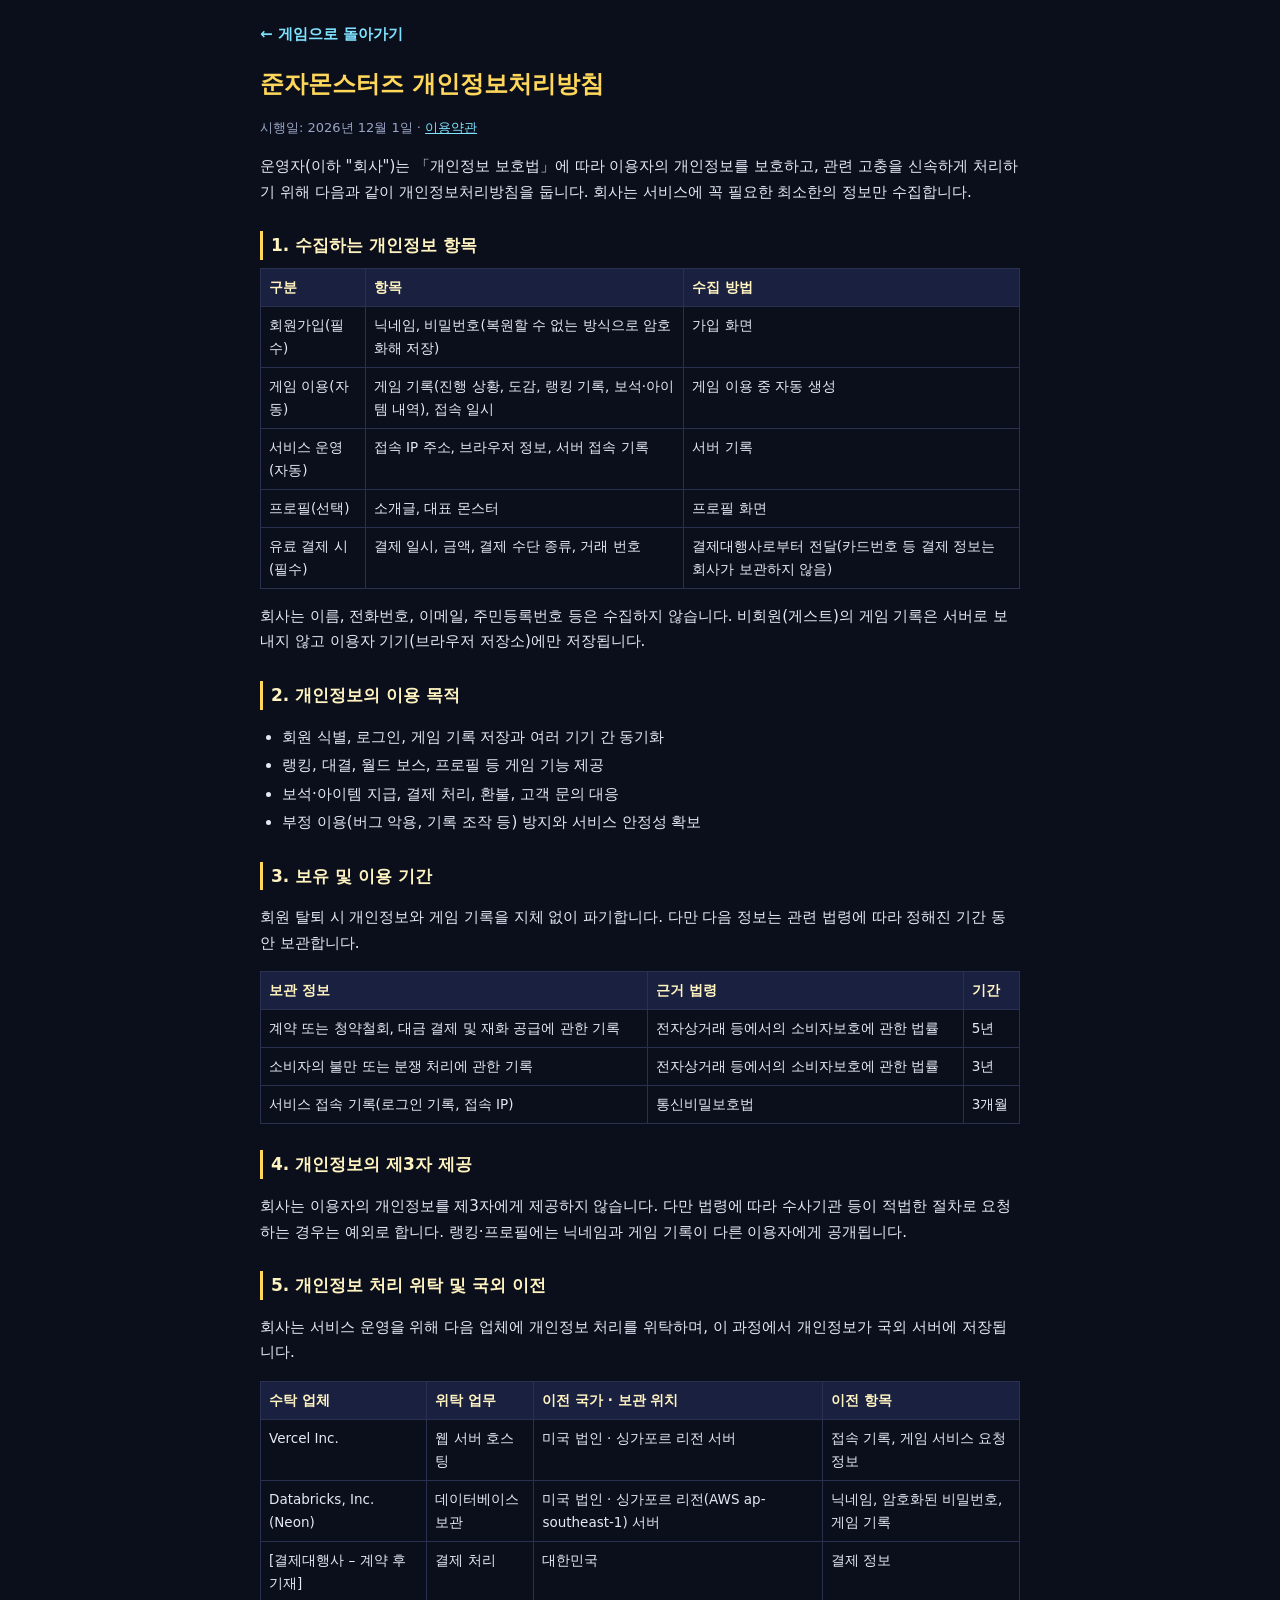
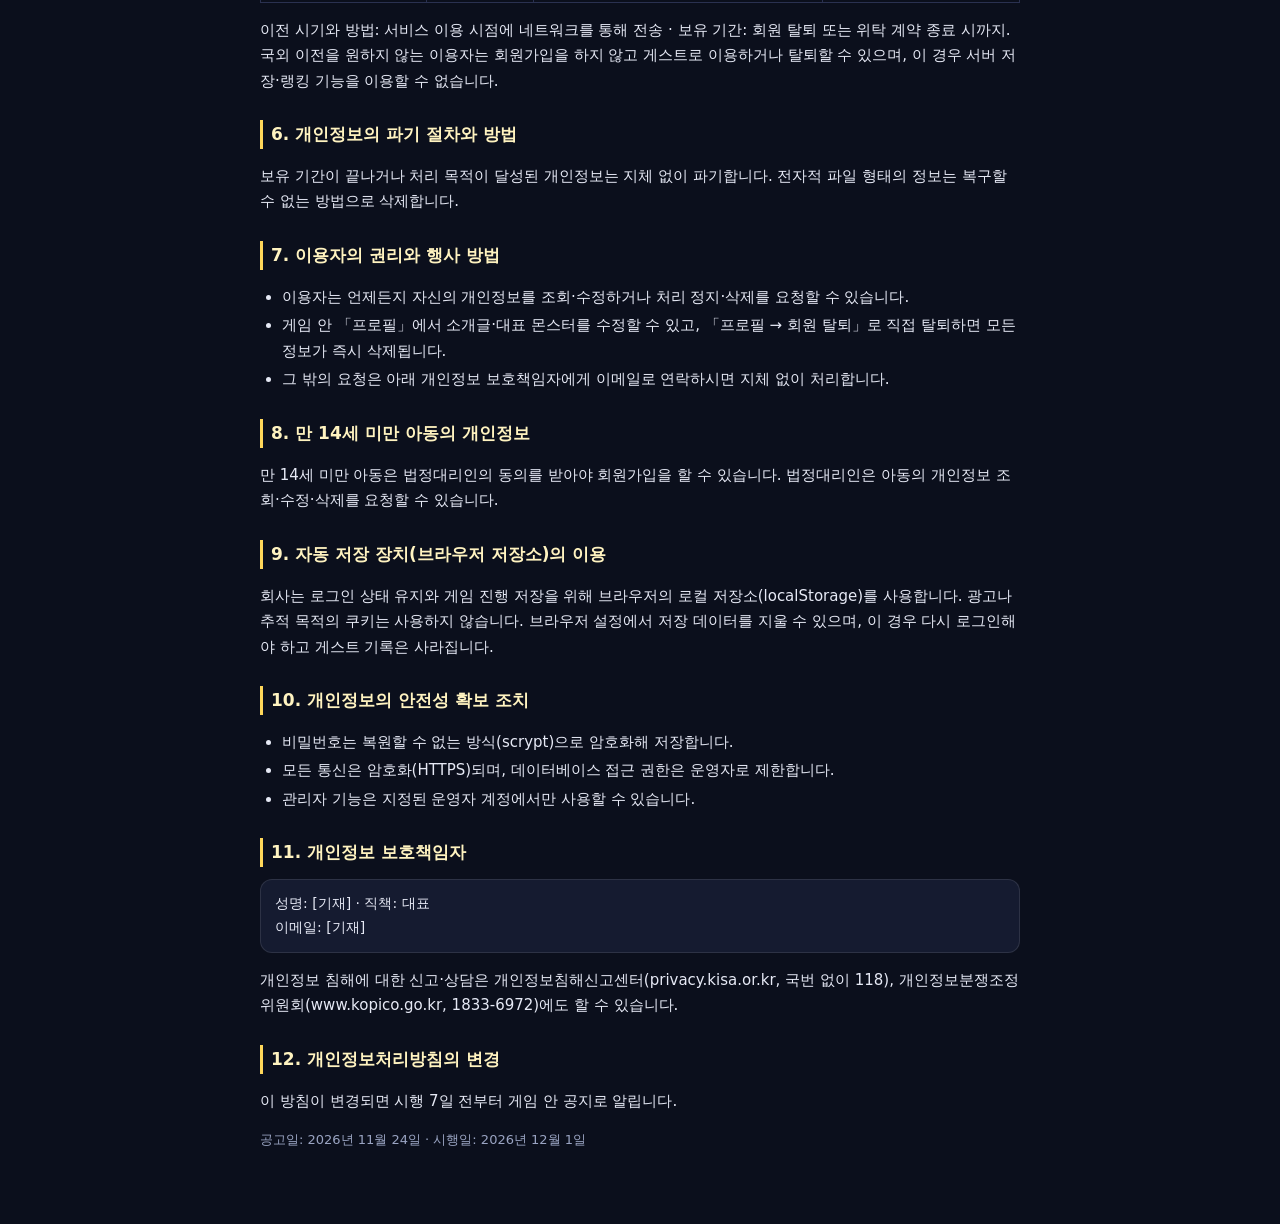
<file: privacy.html>
<!DOCTYPE html>
<html lang="ko">
<head>
<meta charset="utf-8">
<meta name="viewport" content="width=device-width,initial-scale=1">
<title>개인정보처리방침 · 준자몬스터즈</title>
<link rel="stylesheet" href="/legal.css">
</head>
<body>
<main>
<a class="back" href="/">← 게임으로 돌아가기</a>
<h1>준자몬스터즈 개인정보처리방침</h1>
<p class="meta">시행일: 2026년 12월 1일 · <a href="/terms">이용약관</a></p>

<p>운영자(이하 "회사")는 「개인정보 보호법」에 따라 이용자의 개인정보를 보호하고, 관련 고충을 신속하게 처리하기 위해 다음과 같이 개인정보처리방침을 둡니다. 회사는 서비스에 꼭 필요한 최소한의 정보만 수집합니다.</p>

<h2>1. 수집하는 개인정보 항목</h2>
<table>
<tr><th>구분</th><th>항목</th><th>수집 방법</th></tr>
<tr><td>회원가입(필수)</td><td>닉네임, 비밀번호(복원할 수 없는 방식으로 암호화해 저장)</td><td>가입 화면</td></tr>
<tr><td>게임 이용(자동)</td><td>게임 기록(진행 상황, 도감, 랭킹 기록, 보석·아이템 내역), 접속 일시</td><td>게임 이용 중 자동 생성</td></tr>
<tr><td>서비스 운영(자동)</td><td>접속 IP 주소, 브라우저 정보, 서버 접속 기록</td><td>서버 기록</td></tr>
<tr><td>프로필(선택)</td><td>소개글, 대표 몬스터</td><td>프로필 화면</td></tr>
<tr><td>유료 결제 시(필수)</td><td>결제 일시, 금액, 결제 수단 종류, 거래 번호</td><td>결제대행사로부터 전달(카드번호 등 결제 정보는 회사가 보관하지 않음)</td></tr>
</table>
<p>회사는 이름, 전화번호, 이메일, 주민등록번호 등은 수집하지 않습니다. 비회원(게스트)의 게임 기록은 서버로 보내지 않고 이용자 기기(브라우저 저장소)에만 저장됩니다.</p>

<h2>2. 개인정보의 이용 목적</h2>
<ul>
<li>회원 식별, 로그인, 게임 기록 저장과 여러 기기 간 동기화</li>
<li>랭킹, 대결, 월드 보스, 프로필 등 게임 기능 제공</li>
<li>보석·아이템 지급, 결제 처리, 환불, 고객 문의 대응</li>
<li>부정 이용(버그 악용, 기록 조작 등) 방지와 서비스 안정성 확보</li>
</ul>

<h2>3. 보유 및 이용 기간</h2>
<p>회원 탈퇴 시 개인정보와 게임 기록을 지체 없이 파기합니다. 다만 다음 정보는 관련 법령에 따라 정해진 기간 동안 보관합니다.</p>
<table>
<tr><th>보관 정보</th><th>근거 법령</th><th>기간</th></tr>
<tr><td>계약 또는 청약철회, 대금 결제 및 재화 공급에 관한 기록</td><td>전자상거래 등에서의 소비자보호에 관한 법률</td><td>5년</td></tr>
<tr><td>소비자의 불만 또는 분쟁 처리에 관한 기록</td><td>전자상거래 등에서의 소비자보호에 관한 법률</td><td>3년</td></tr>
<tr><td>서비스 접속 기록(로그인 기록, 접속 IP)</td><td>통신비밀보호법</td><td>3개월</td></tr>
</table>

<h2>4. 개인정보의 제3자 제공</h2>
<p>회사는 이용자의 개인정보를 제3자에게 제공하지 않습니다. 다만 법령에 따라 수사기관 등이 적법한 절차로 요청하는 경우는 예외로 합니다. 랭킹·프로필에는 닉네임과 게임 기록이 다른 이용자에게 공개됩니다.</p>

<h2>5. 개인정보 처리 위탁 및 국외 이전</h2>
<p>회사는 서비스 운영을 위해 다음 업체에 개인정보 처리를 위탁하며, 이 과정에서 개인정보가 국외 서버에 저장됩니다.</p>
<table>
<tr><th>수탁 업체</th><th>위탁 업무</th><th>이전 국가 · 보관 위치</th><th>이전 항목</th></tr>
<tr><td>Vercel Inc.</td><td>웹 서버 호스팅</td><td>미국 법인 · 싱가포르 리전 서버</td><td>접속 기록, 게임 서비스 요청 정보</td></tr>
<tr><td>Databricks, Inc. (Neon)</td><td>데이터베이스 보관</td><td>미국 법인 · 싱가포르 리전(AWS ap-southeast-1) 서버</td><td>닉네임, 암호화된 비밀번호, 게임 기록</td></tr>
<tr><td>[결제대행사 – 계약 후 기재]</td><td>결제 처리</td><td>대한민국</td><td>결제 정보</td></tr>
</table>
<p>이전 시기와 방법: 서비스 이용 시점에 네트워크를 통해 전송 · 보유 기간: 회원 탈퇴 또는 위탁 계약 종료 시까지. 국외 이전을 원하지 않는 이용자는 회원가입을 하지 않고 게스트로 이용하거나 탈퇴할 수 있으며, 이 경우 서버 저장·랭킹 기능을 이용할 수 없습니다.</p>

<h2>6. 개인정보의 파기 절차와 방법</h2>
<p>보유 기간이 끝나거나 처리 목적이 달성된 개인정보는 지체 없이 파기합니다. 전자적 파일 형태의 정보는 복구할 수 없는 방법으로 삭제합니다.</p>

<h2>7. 이용자의 권리와 행사 방법</h2>
<ul>
<li>이용자는 언제든지 자신의 개인정보를 조회·수정하거나 처리 정지·삭제를 요청할 수 있습니다.</li>
<li>게임 안 「프로필」에서 소개글·대표 몬스터를 수정할 수 있고, 「프로필 → 회원 탈퇴」로 직접 탈퇴하면 모든 정보가 즉시 삭제됩니다.</li>
<li>그 밖의 요청은 아래 개인정보 보호책임자에게 이메일로 연락하시면 지체 없이 처리합니다.</li>
</ul>

<h2>8. 만 14세 미만 아동의 개인정보</h2>
<p>만 14세 미만 아동은 법정대리인의 동의를 받아야 회원가입을 할 수 있습니다. 법정대리인은 아동의 개인정보 조회·수정·삭제를 요청할 수 있습니다.</p>

<h2>9. 자동 저장 장치(브라우저 저장소)의 이용</h2>
<p>회사는 로그인 상태 유지와 게임 진행 저장을 위해 브라우저의 로컬 저장소(localStorage)를 사용합니다. 광고나 추적 목적의 쿠키는 사용하지 않습니다. 브라우저 설정에서 저장 데이터를 지울 수 있으며, 이 경우 다시 로그인해야 하고 게스트 기록은 사라집니다.</p>

<h2>10. 개인정보의 안전성 확보 조치</h2>
<ul>
<li>비밀번호는 복원할 수 없는 방식(scrypt)으로 암호화해 저장합니다.</li>
<li>모든 통신은 암호화(HTTPS)되며, 데이터베이스 접근 권한은 운영자로 제한합니다.</li>
<li>관리자 기능은 지정된 운영자 계정에서만 사용할 수 있습니다.</li>
</ul>

<h2>11. 개인정보 보호책임자</h2>
<div class="box">
성명: [기재] · 직책: 대표<br>
이메일: [기재]
</div>
<p>개인정보 침해에 대한 신고·상담은 개인정보침해신고센터(privacy.kisa.or.kr, 국번 없이 118), 개인정보분쟁조정위원회(www.kopico.go.kr, 1833-6972)에도 할 수 있습니다.</p>

<h2>12. 개인정보처리방침의 변경</h2>
<p>이 방침이 변경되면 시행 7일 전부터 게임 안 공지로 알립니다.</p>
<p class="meta">공고일: 2026년 11월 24일 · 시행일: 2026년 12월 1일</p>
</main>
</body>
</html>
</file>
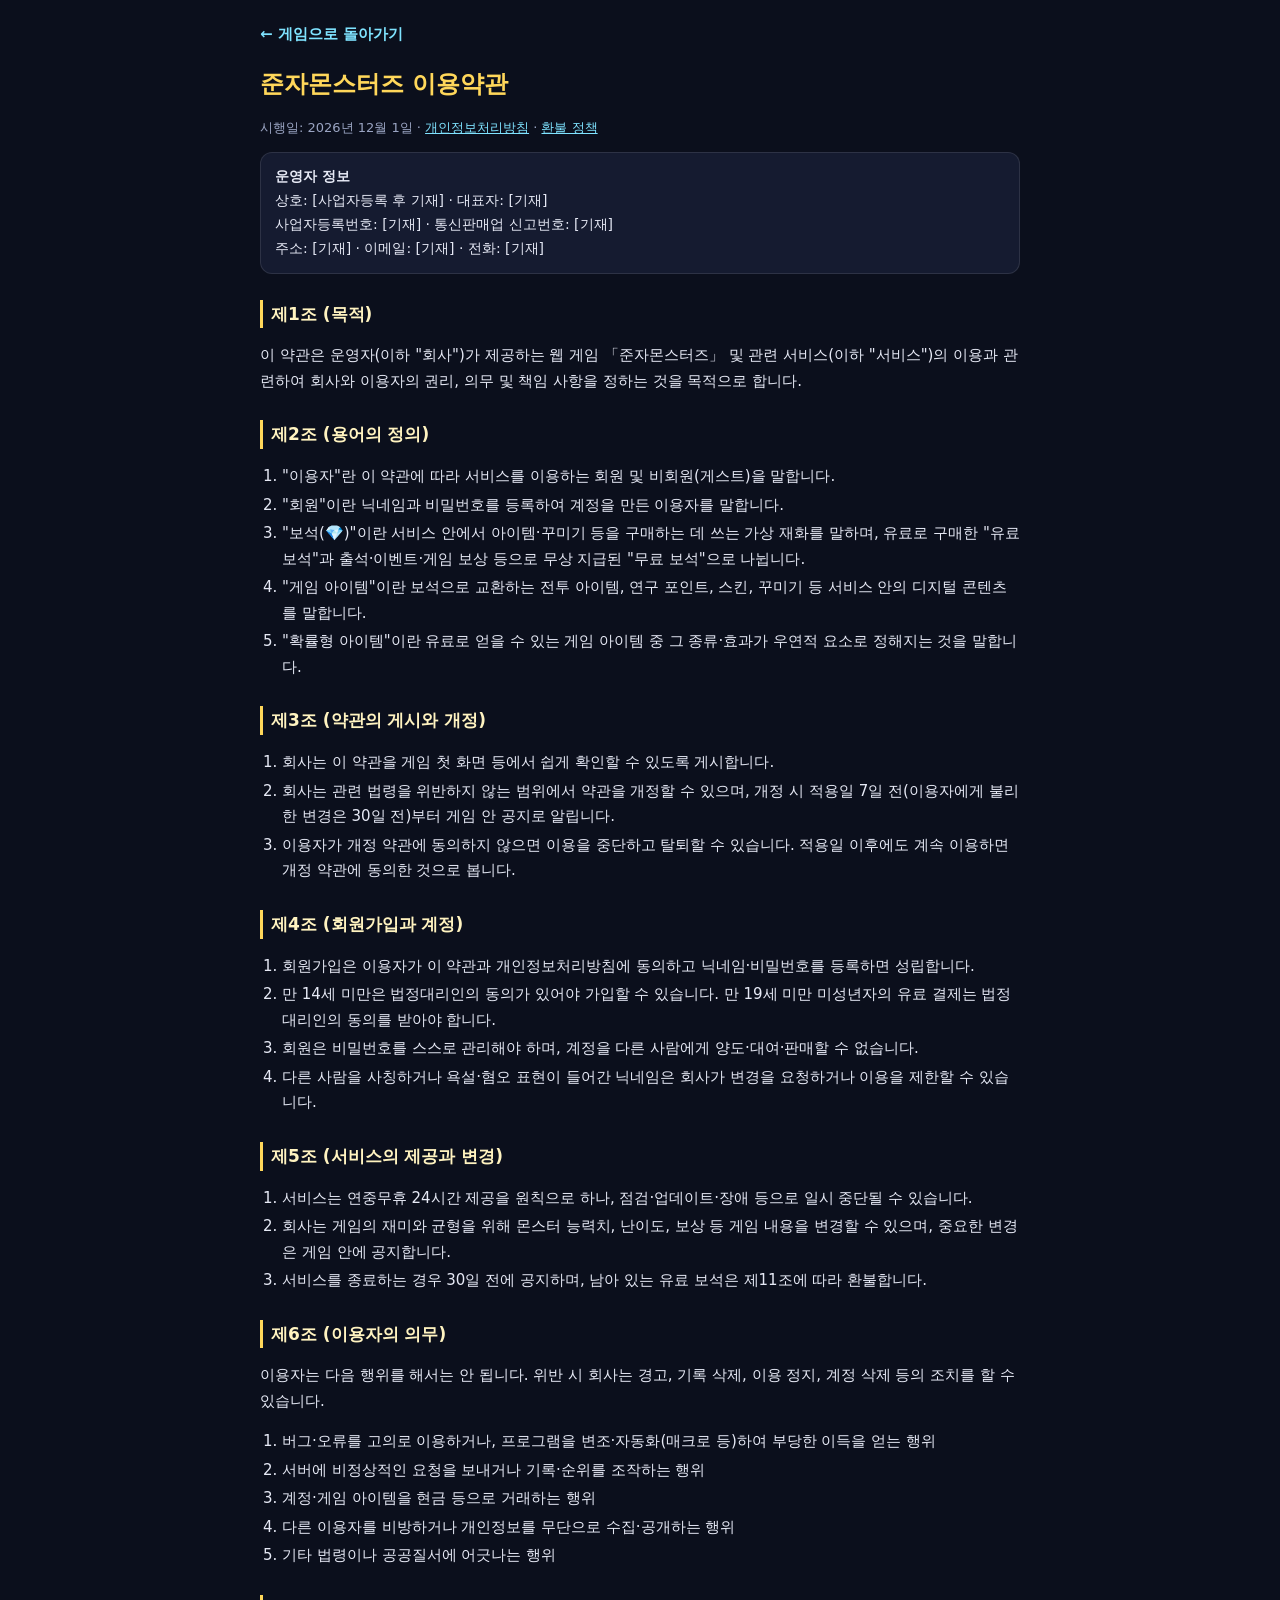
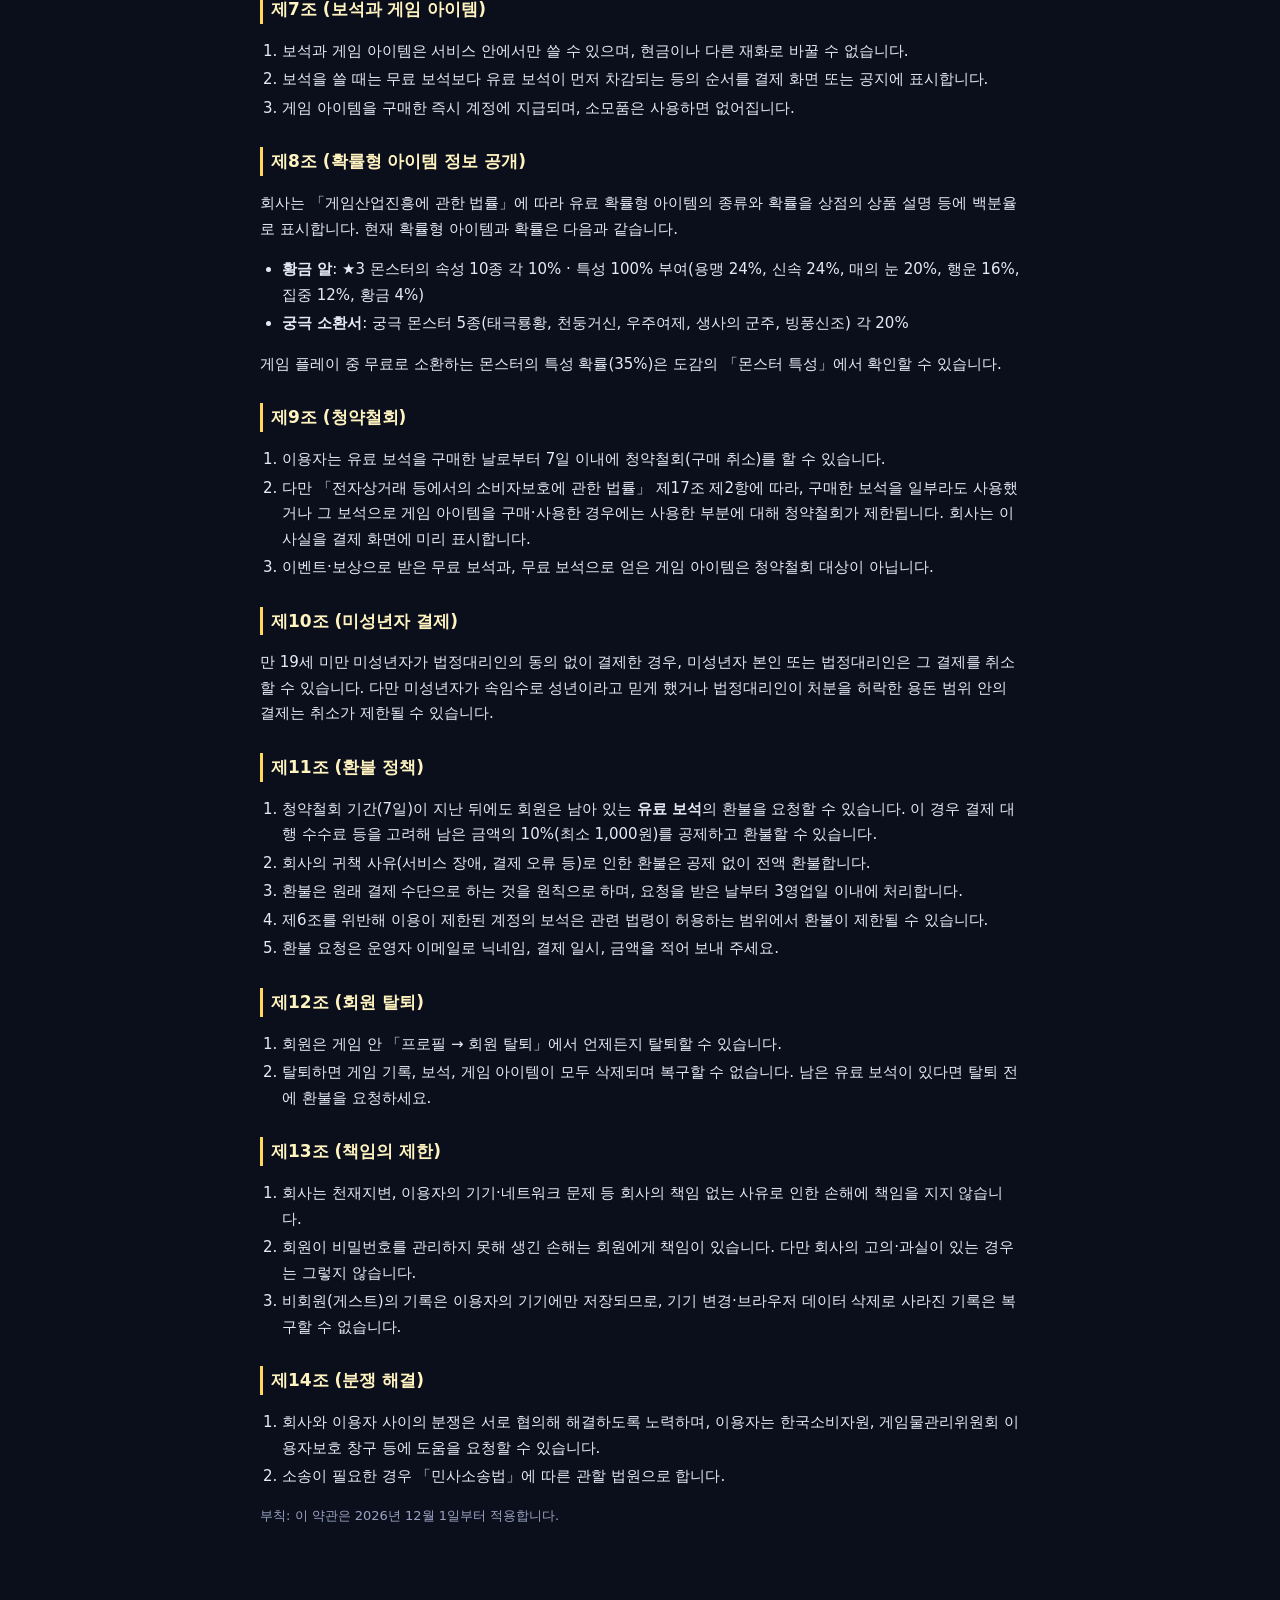
<file: terms.html>
<!DOCTYPE html>
<html lang="ko">
<head>
<meta charset="utf-8">
<meta name="viewport" content="width=device-width,initial-scale=1">
<title>이용약관 · 준자몬스터즈</title>
<link rel="stylesheet" href="/legal.css">
</head>
<body>
<main>
<a class="back" href="/">← 게임으로 돌아가기</a>
<h1>준자몬스터즈 이용약관</h1>
<p class="meta">시행일: 2026년 12월 1일 · <a href="/privacy">개인정보처리방침</a> · <a href="#refund">환불 정책</a></p>

<div class="box">
<b>운영자 정보</b><br>
상호: [사업자등록 후 기재] · 대표자: [기재]<br>
사업자등록번호: [기재] · 통신판매업 신고번호: [기재]<br>
주소: [기재] · 이메일: [기재] · 전화: [기재]
</div>

<h2>제1조 (목적)</h2>
<p>이 약관은 운영자(이하 "회사")가 제공하는 웹 게임 「준자몬스터즈」 및 관련 서비스(이하 "서비스")의 이용과 관련하여 회사와 이용자의 권리, 의무 및 책임 사항을 정하는 것을 목적으로 합니다.</p>

<h2>제2조 (용어의 정의)</h2>
<ol>
<li>"이용자"란 이 약관에 따라 서비스를 이용하는 회원 및 비회원(게스트)을 말합니다.</li>
<li>"회원"이란 닉네임과 비밀번호를 등록하여 계정을 만든 이용자를 말합니다.</li>
<li>"보석(💎)"이란 서비스 안에서 아이템·꾸미기 등을 구매하는 데 쓰는 가상 재화를 말하며, 유료로 구매한 "유료 보석"과 출석·이벤트·게임 보상 등으로 무상 지급된 "무료 보석"으로 나뉩니다.</li>
<li>"게임 아이템"이란 보석으로 교환하는 전투 아이템, 연구 포인트, 스킨, 꾸미기 등 서비스 안의 디지털 콘텐츠를 말합니다.</li>
<li>"확률형 아이템"이란 유료로 얻을 수 있는 게임 아이템 중 그 종류·효과가 우연적 요소로 정해지는 것을 말합니다.</li>
</ol>

<h2>제3조 (약관의 게시와 개정)</h2>
<ol>
<li>회사는 이 약관을 게임 첫 화면 등에서 쉽게 확인할 수 있도록 게시합니다.</li>
<li>회사는 관련 법령을 위반하지 않는 범위에서 약관을 개정할 수 있으며, 개정 시 적용일 7일 전(이용자에게 불리한 변경은 30일 전)부터 게임 안 공지로 알립니다.</li>
<li>이용자가 개정 약관에 동의하지 않으면 이용을 중단하고 탈퇴할 수 있습니다. 적용일 이후에도 계속 이용하면 개정 약관에 동의한 것으로 봅니다.</li>
</ol>

<h2>제4조 (회원가입과 계정)</h2>
<ol>
<li>회원가입은 이용자가 이 약관과 개인정보처리방침에 동의하고 닉네임·비밀번호를 등록하면 성립합니다.</li>
<li>만 14세 미만은 법정대리인의 동의가 있어야 가입할 수 있습니다. 만 19세 미만 미성년자의 유료 결제는 법정대리인의 동의를 받아야 합니다.</li>
<li>회원은 비밀번호를 스스로 관리해야 하며, 계정을 다른 사람에게 양도·대여·판매할 수 없습니다.</li>
<li>다른 사람을 사칭하거나 욕설·혐오 표현이 들어간 닉네임은 회사가 변경을 요청하거나 이용을 제한할 수 있습니다.</li>
</ol>

<h2>제5조 (서비스의 제공과 변경)</h2>
<ol>
<li>서비스는 연중무휴 24시간 제공을 원칙으로 하나, 점검·업데이트·장애 등으로 일시 중단될 수 있습니다.</li>
<li>회사는 게임의 재미와 균형을 위해 몬스터 능력치, 난이도, 보상 등 게임 내용을 변경할 수 있으며, 중요한 변경은 게임 안에 공지합니다.</li>
<li>서비스를 종료하는 경우 30일 전에 공지하며, 남아 있는 유료 보석은 제11조에 따라 환불합니다.</li>
</ol>

<h2>제6조 (이용자의 의무)</h2>
<p>이용자는 다음 행위를 해서는 안 됩니다. 위반 시 회사는 경고, 기록 삭제, 이용 정지, 계정 삭제 등의 조치를 할 수 있습니다.</p>
<ol>
<li>버그·오류를 고의로 이용하거나, 프로그램을 변조·자동화(매크로 등)하여 부당한 이득을 얻는 행위</li>
<li>서버에 비정상적인 요청을 보내거나 기록·순위를 조작하는 행위</li>
<li>계정·게임 아이템을 현금 등으로 거래하는 행위</li>
<li>다른 이용자를 비방하거나 개인정보를 무단으로 수집·공개하는 행위</li>
<li>기타 법령이나 공공질서에 어긋나는 행위</li>
</ol>

<h2>제7조 (보석과 게임 아이템)</h2>
<ol>
<li>보석과 게임 아이템은 서비스 안에서만 쓸 수 있으며, 현금이나 다른 재화로 바꿀 수 없습니다.</li>
<li>보석을 쓸 때는 무료 보석보다 유료 보석이 먼저 차감되는 등의 순서를 결제 화면 또는 공지에 표시합니다.</li>
<li>게임 아이템을 구매한 즉시 계정에 지급되며, 소모품은 사용하면 없어집니다.</li>
</ol>

<h2>제8조 (확률형 아이템 정보 공개)</h2>
<p>회사는 「게임산업진흥에 관한 법률」에 따라 유료 확률형 아이템의 종류와 확률을 상점의 상품 설명 등에 백분율로 표시합니다. 현재 확률형 아이템과 확률은 다음과 같습니다.</p>
<ul>
<li><b>황금 알</b>: ★3 몬스터의 속성 10종 각 10% · 특성 100% 부여(용맹 24%, 신속 24%, 매의 눈 20%, 행운 16%, 집중 12%, 황금 4%)</li>
<li><b>궁극 소환서</b>: 궁극 몬스터 5종(태극룡황, 천둥거신, 우주여제, 생사의 군주, 빙풍신조) 각 20%</li>
</ul>
<p>게임 플레이 중 무료로 소환하는 몬스터의 특성 확률(35%)은 도감의 「몬스터 특성」에서 확인할 수 있습니다.</p>

<h2>제9조 (청약철회)</h2>
<ol>
<li>이용자는 유료 보석을 구매한 날로부터 7일 이내에 청약철회(구매 취소)를 할 수 있습니다.</li>
<li>다만 「전자상거래 등에서의 소비자보호에 관한 법률」 제17조 제2항에 따라, 구매한 보석을 일부라도 사용했거나 그 보석으로 게임 아이템을 구매·사용한 경우에는 사용한 부분에 대해 청약철회가 제한됩니다. 회사는 이 사실을 결제 화면에 미리 표시합니다.</li>
<li>이벤트·보상으로 받은 무료 보석과, 무료 보석으로 얻은 게임 아이템은 청약철회 대상이 아닙니다.</li>
</ol>

<h2>제10조 (미성년자 결제)</h2>
<p>만 19세 미만 미성년자가 법정대리인의 동의 없이 결제한 경우, 미성년자 본인 또는 법정대리인은 그 결제를 취소할 수 있습니다. 다만 미성년자가 속임수로 성년이라고 믿게 했거나 법정대리인이 처분을 허락한 용돈 범위 안의 결제는 취소가 제한될 수 있습니다.</p>

<h2 id="refund">제11조 (환불 정책)</h2>
<ol>
<li>청약철회 기간(7일)이 지난 뒤에도 회원은 남아 있는 <b>유료 보석</b>의 환불을 요청할 수 있습니다. 이 경우 결제 대행 수수료 등을 고려해 남은 금액의 10%(최소 1,000원)를 공제하고 환불할 수 있습니다.</li>
<li>회사의 귀책 사유(서비스 장애, 결제 오류 등)로 인한 환불은 공제 없이 전액 환불합니다.</li>
<li>환불은 원래 결제 수단으로 하는 것을 원칙으로 하며, 요청을 받은 날부터 3영업일 이내에 처리합니다.</li>
<li>제6조를 위반해 이용이 제한된 계정의 보석은 관련 법령이 허용하는 범위에서 환불이 제한될 수 있습니다.</li>
<li>환불 요청은 운영자 이메일로 닉네임, 결제 일시, 금액을 적어 보내 주세요.</li>
</ol>

<h2>제12조 (회원 탈퇴)</h2>
<ol>
<li>회원은 게임 안 「프로필 → 회원 탈퇴」에서 언제든지 탈퇴할 수 있습니다.</li>
<li>탈퇴하면 게임 기록, 보석, 게임 아이템이 모두 삭제되며 복구할 수 없습니다. 남은 유료 보석이 있다면 탈퇴 전에 환불을 요청하세요.</li>
</ol>

<h2>제13조 (책임의 제한)</h2>
<ol>
<li>회사는 천재지변, 이용자의 기기·네트워크 문제 등 회사의 책임 없는 사유로 인한 손해에 책임을 지지 않습니다.</li>
<li>회원이 비밀번호를 관리하지 못해 생긴 손해는 회원에게 책임이 있습니다. 다만 회사의 고의·과실이 있는 경우는 그렇지 않습니다.</li>
<li>비회원(게스트)의 기록은 이용자의 기기에만 저장되므로, 기기 변경·브라우저 데이터 삭제로 사라진 기록은 복구할 수 없습니다.</li>
</ol>

<h2>제14조 (분쟁 해결)</h2>
<ol>
<li>회사와 이용자 사이의 분쟁은 서로 협의해 해결하도록 노력하며, 이용자는 한국소비자원, 게임물관리위원회 이용자보호 창구 등에 도움을 요청할 수 있습니다.</li>
<li>소송이 필요한 경우 「민사소송법」에 따른 관할 법원으로 합니다.</li>
</ol>

<p class="meta">부칙: 이 약관은 2026년 12월 1일부터 적용합니다.</p>
</main>
</body>
</html>
</file>
<file: legal.css>
body{margin:0;background:#0b0f1c;color:#e6e9f5;font-family:system-ui,-apple-system,"Apple SD Gothic Neo","Noto Sans KR",sans-serif;line-height:1.7;font-size:15px}
main{max-width:760px;margin:0 auto;padding:22px 18px 60px}
h1{font-size:24px;margin:10px 0 4px;color:#ffd75a}
h2{font-size:17px;margin:26px 0 6px;color:#fff3c0;border-left:3px solid #ffd75a;padding-left:8px}
a{color:#7fe3ff}
.back{display:inline-block;margin-bottom:6px;text-decoration:none;font-weight:700}
.meta{color:#9aa4c2;font-size:13px}
.box{background:#151b30;border:1px solid #ffffff1a;border-radius:12px;padding:12px 14px;margin:12px 0;font-size:14px}
table{width:100%;border-collapse:collapse;margin:8px 0;font-size:13.5px}
th,td{border:1px solid #2a3150;padding:7px 8px;text-align:left;vertical-align:top}
th{background:#1a2140;color:#fff3c0}
ol,ul{padding-left:22px}
li{margin:3px 0}
</file>
